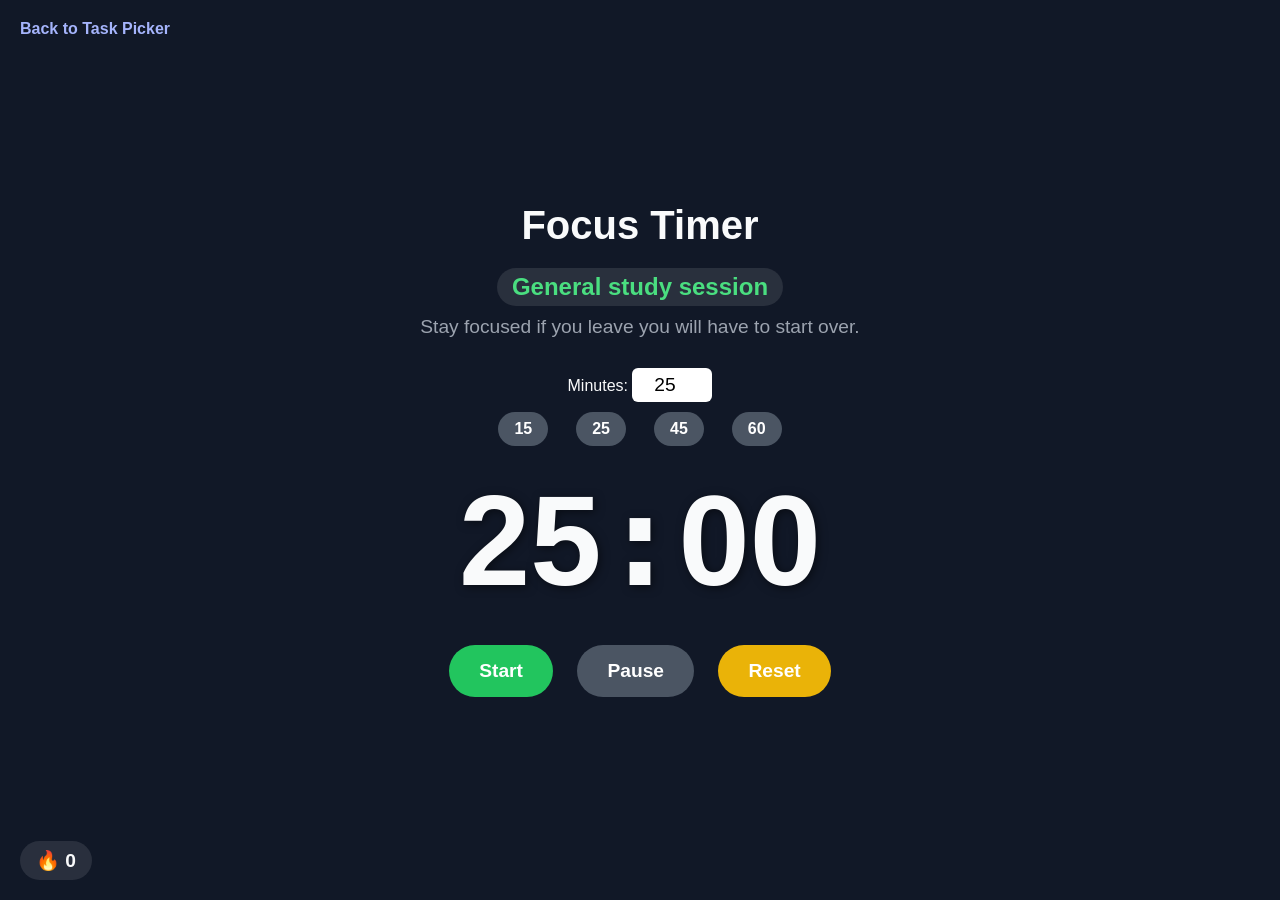
<file: prototype_1/index.html>
<!DOCTYPE html>
<html lang="en">
<head>
    <meta charset="UTF-8">
    <meta name="viewport" content="width=device-width, initial-scale=1.0">
    <title>Focus Timer</title>
    <link rel="stylesheet" href="styles.css">
</head>
<body>

    <div class="container">
        <a href="../prototype_2/index.html" class="back-link">Back to Task Picker</a>

        <h1>Focus Timer</h1>

        <h2 id="currentTaskDisplay" class="task-highlight">Loading task ...</h2>

        <p id="message">Stay focused if you leave you will have to start over.</p>
        
        
        <div class="time-setup">
  
            <label>Minutes:
    <input type="number" id="minutesInput" value="25" min="1" max="120">
  </label>
  <div class="presets">
    <button class="preset" data-min="15">15</button>
    <button class="preset" data-min="25">25</button>
    <button class="preset" data-min="45">45</button>
    <button class="preset" data-min="60">60</button>
  </div>
</div>


        <div id="display">
            <span id="minutes">25</span>:<span id="seconds">00</span>
        </div>

        <div class="buttons">
            <button id="start">Start</button>
            <button id="pause">Pause</button>
            <button id="reset">Reset</button>
        </div>

    </div>
    <div id="streakDisplay" class="streak" title="Completed sessions">🔥 0</div>
    <script src="app.js"></script>
</body>
</html>
</file>
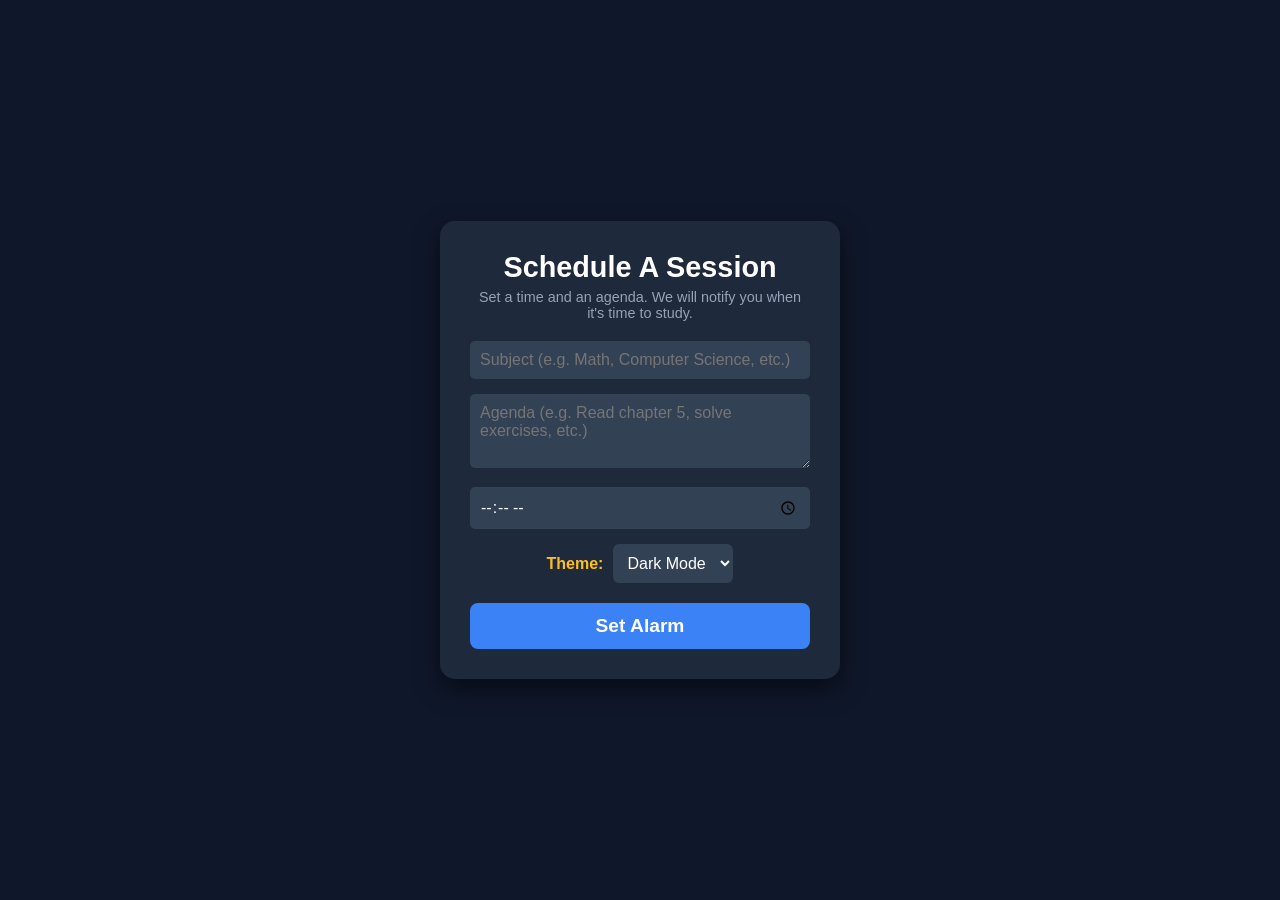
<file: prototype_3/index.html>
<!DOCTYPE html>
<html lang="en">
<head>
     <meta charset="UTF-8">
     <meta name="viewport" content="width=device-width, initial-scale=1.0">
     <title>Smart Agenda</title>
     <link rel="stylesheet" href="styles.css">
</head>
<body>
    <div class="card" id="setupScreen">
        <h1>Schedule A Session</h1>
        <p class="subtitle">Set a time and an agenda. We will notify you when it's time to study.</p>

        <input type="text" id="subjectInput" placeholder="Subject (e.g. Math, Computer Science, etc.)">
        <textarea id="agendaInput" rows="3" placeholder="Agenda (e.g. Read chapter 5, solve exercises, etc.)"></textarea>

        <input type="time" id="timeInput">

        <!-- Theme switching is handled by applyTheme() and loadTheme() functions in app.js -->
        <div class="theme-settings">
            <label for="themeSelect">Theme:</label>
            <select id="themeSelect">
                <option value="dark">Dark Mode</option>
                <option value="light">Light Mode</option>
            </select>
        </div>

        <button id="setAlarmBtn">Set Alarm</button>
        <p id="statusMessage" class="hidden status">Waiting for time...</p>
    </div>

    <div id="alarmScreen" class="hidden fullscreen-modal">
        <h1 class="bounce">Time to Study!</h1>
        <h2 id="displaySubject">Subject</h2>

        <div class="agenda-box">
            <h3>Today's Agenda:</h3>
            <p id="displayAgenda">Agenda details will appear here.</p>
        </div>
        <!-- Snooze functionality is handled by the snooze() function in app.js -->
        <div class="snooze-options">
            <label for="snoozeDuration">Snooze for:</label>
            <select id="snoozeDuration">
                <option value="5">5 minutes</option>
                <option value="10" selected>10 minutes</option>
                <option value="15">15 minutes</option>
                <option value="20">20 minutes</option>
                <option value="25">25 minutes</option>
                <option value="30">30 minutes</option>
            </select>
        </div>
        <button id="snoozeBtn">Snooze</button>
        <button id="goToTimerBtn" class="hidden">Start Focus Timer</button>
    </div>
    <script src="app.js"></script>
</body>
</html>
</file>
<file: prototype_1/styles.css>
/* global styles for the prototype */
*{
    margin: 0;
    padding: 0;
    box-sizing: border-box;
    font-family: Arial, sans-serif;
}

body{
    background-color: #111827;
    color: #f9fafb;
    display: flex;
    justify-content: center;
    align-items: center;
    height: 100vh;
    transition: background-color 0.5s ease;
}

body.busted{
    background-color: #b91c1c;
}

.container{
    text-align: center;
}

h1{
    font-size: 2.5rem;
    margin-bottom: 20px;
}

.task-highlight { 
    color: #4ade80;
    font-size: 1.5rem;
    margin-bottom: 10px;
    background: rgba(255,255,255,0.1);
    padding: 5px 15px; border-radius: 20px;
    display: inline-block;
}

#message{
    color: #9ca3af;
    font-size: 1.2rem;
    margin-bottom: 30px;
}

#display{
    font-size: 8rem;
    font-weight: bold;
    font-family: monospace;
    margin-bottom: 30px;
    text-shadow: 2px 2px 10px rgba(0,0,0,0.5);
}
button{
    font-size: 1.2rem;
    padding: 15px 30px;
    margin: 0 10px;
    border: none;
    border-radius: 50px;
    cursor: pointer;
    font-weight: bold;
    color: white;
    transition: transform 0.1s, opacity 0.2s;
}
button:hover{
    opacity: 0.8;
}
button:active{
    transform: scale(0.95);
}
#start{
    background-color: #22c55e;
}
#reset{
    background-color: #eab308;
}
#pause{
    background-color: #4b5563;
}
.back-link { 
    position: absolute;
    top: 20px;
    left: 20px;
    color: #a5b4fc;
    text-decoration: none;
    font-weight: bold;
}
.back-link:hover { 
    color: white;
    text-decoration: underline;
}
.time-setup { 
    margin-bottom: 20px; 
}
.presets {
    display: flex; gap: 8px; justify-content: center; margin-top: 10px; 
}
.preset {
     padding: 8px 16px; font-size: 1rem; background-color: #4b5563; 
    }
#minutesInput {
     font-size: 1.2rem; padding: 6px; width: 80px; text-align: center; border-radius: 6px; border: none; 
    }

.streak {
    position: fixed;
    bottom: 20px;
    left: 20px;
    background: rgba(255,255,255,0.1);
    color: #f9fafb;
    padding: 8px 16px;
    border-radius: 20px;
    font-size: 1.2rem;
    font-weight: bold;
    user-select: none;
}
</file>
<file: prototype_3/styles.css>
*{
    margin: 0;
    padding: 0;
    box-sizing: border-box;
    font-family: Arial, sans-serif;
}

body {
    background-color: #0f172a;
    color: white;
    height: 100vh;
    display: flex;
    justify-content: center;
    align-items: center;
}

.card {
    background-color: #1e293b;
    color: white;
    padding: 30px;
    border-radius: 15px;
    box-shadow: 0 10px 25px rgba(0, 0, 0, 0.5);
    width: 100%;
    max-width: 400px;
    text-align: center;
}

h1 {
    margin-bottom: 5px;
    font-size: 1.8em;
}
.subtitle {
    color: #94a3b8;
    margin-bottom: 20px;
    font-size: 0.9rem;
}

input, textarea {
    width: 100%;
    padding: 10px;
    margin-bottom: 15px;
    border-radius: 5px;
    border: none;
    font-size: 1rem;
    background-color: #334155;
    color: white;
}

button {
    width: 100%;
    background-color: #3b82f6;
    color: white;
    font-size: 1.2rem;
    font-weight: bold;
    padding: 12px;
    border: none;
    border-radius: 8px;
    cursor: pointer;
}
button:hover {
    background-color: #2563eb;
}

/* Theme settings styling for the applyTheme() and loadTheme() functions in app.js */
.theme-settings {
    margin-bottom: 20px;
    display: flex;
    align-items: center;
    gap: 10px;
    justify-content: center;
}

.theme-settings label {
    color: #fbbf24;
    font-weight: 600;
}

.theme-settings select {
    background-color: #334155;
    color: white;
    border: none;
    border-radius: 6px;
    padding: 10px;
    font-size: 1rem;
}

/* Light mode styles are toggled by the applyTheme() function in app.js */
/* Light mode styles override the default dark theme when the body has the light-mode class. */
body.light-mode,
body.light-mode .card {
    background-color: #f8fafc;
    color: #0f172a;
}

body.light-mode input,
body.light-mode textarea,
body.light-mode .snooze-options select,
body.light-mode .theme-settings select {
    background-color: #e2e8f0;
    color: #0f172a;
}

/* Snooze options styling for the snooze() function in app.js */
.snooze-options {
    margin-bottom: 20px;
    display: flex;
    align-items: center;
    gap: 10px;
    justify-content: center;
}

.snooze-options label {
    color: #fbbf24;
    font-weight: 600;
}

.snooze-options select {
    background-color: #334155;
    color: white;
    border: none;
    border-radius: 6px;
    padding: 10px;
    font-size: 1rem;
}

.light-mode button {
    background-color: #2563eb;
    color: white;
}

.light-mode .fullscreen-modal {
    background-color: #e2e8f0;
}

.hidden {
    display: none !important;
}
.status {
    color: #10b981;
    margin-top: 15px;
    font-weight: bold;
}

.fullscreen-modal {
    position: fixed;
    top: 0;
    left: 0;
    width: 100vw;
    height: 100vh;
    background-color: #4f46e5;
    display: flex;
    flex-direction: column;
    justify-content: center;
    align-items: center;
    z-index: 1000;
}

.fullscreen-modal h1 {
    font-size: 4rem;
    margin-bottom: 10px;
}
.fullscreen-modal h2 {
    font-size: 2.5rem;
    margin-bottom: 30px;
    color: #fbbf24;
}

.study-screen {
    padding: 40px 20px;
}

.study-screen h1 {
    margin-bottom: 10px;
    font-size: 3rem;
}

.study-timer {
    font-size: 4rem;
    margin: 30px 0;
    color: #fbbf24;
    letter-spacing: 0.1em;
}

.study-controls {
    display: flex;
    gap: 10px;
    width: 100%;
    max-width: 520px;
    justify-content: center;
    flex-wrap: wrap;
}

.study-controls button {
    width: auto;
    min-width: 120px;
    padding: 12px 18px;
}

.agenda-box {
    background-color: rgba(0, 0, 0, 0.2);
    padding: 20px;
    border-radius: 10px;
    width: 80%;
    max-width: 500px;
    margin-bottom: 30px;
    text-align: left;
    font-size: 1.2rem;
    line-height: 1.5;
}


@keyframes bounce {
    0%, 100% {
        transform: translateY(0);
    }
    50% {
        transform: translateY(-20px);
    }
}
.bounce {
    animation: bounce 1s infinite;
}
</file>
